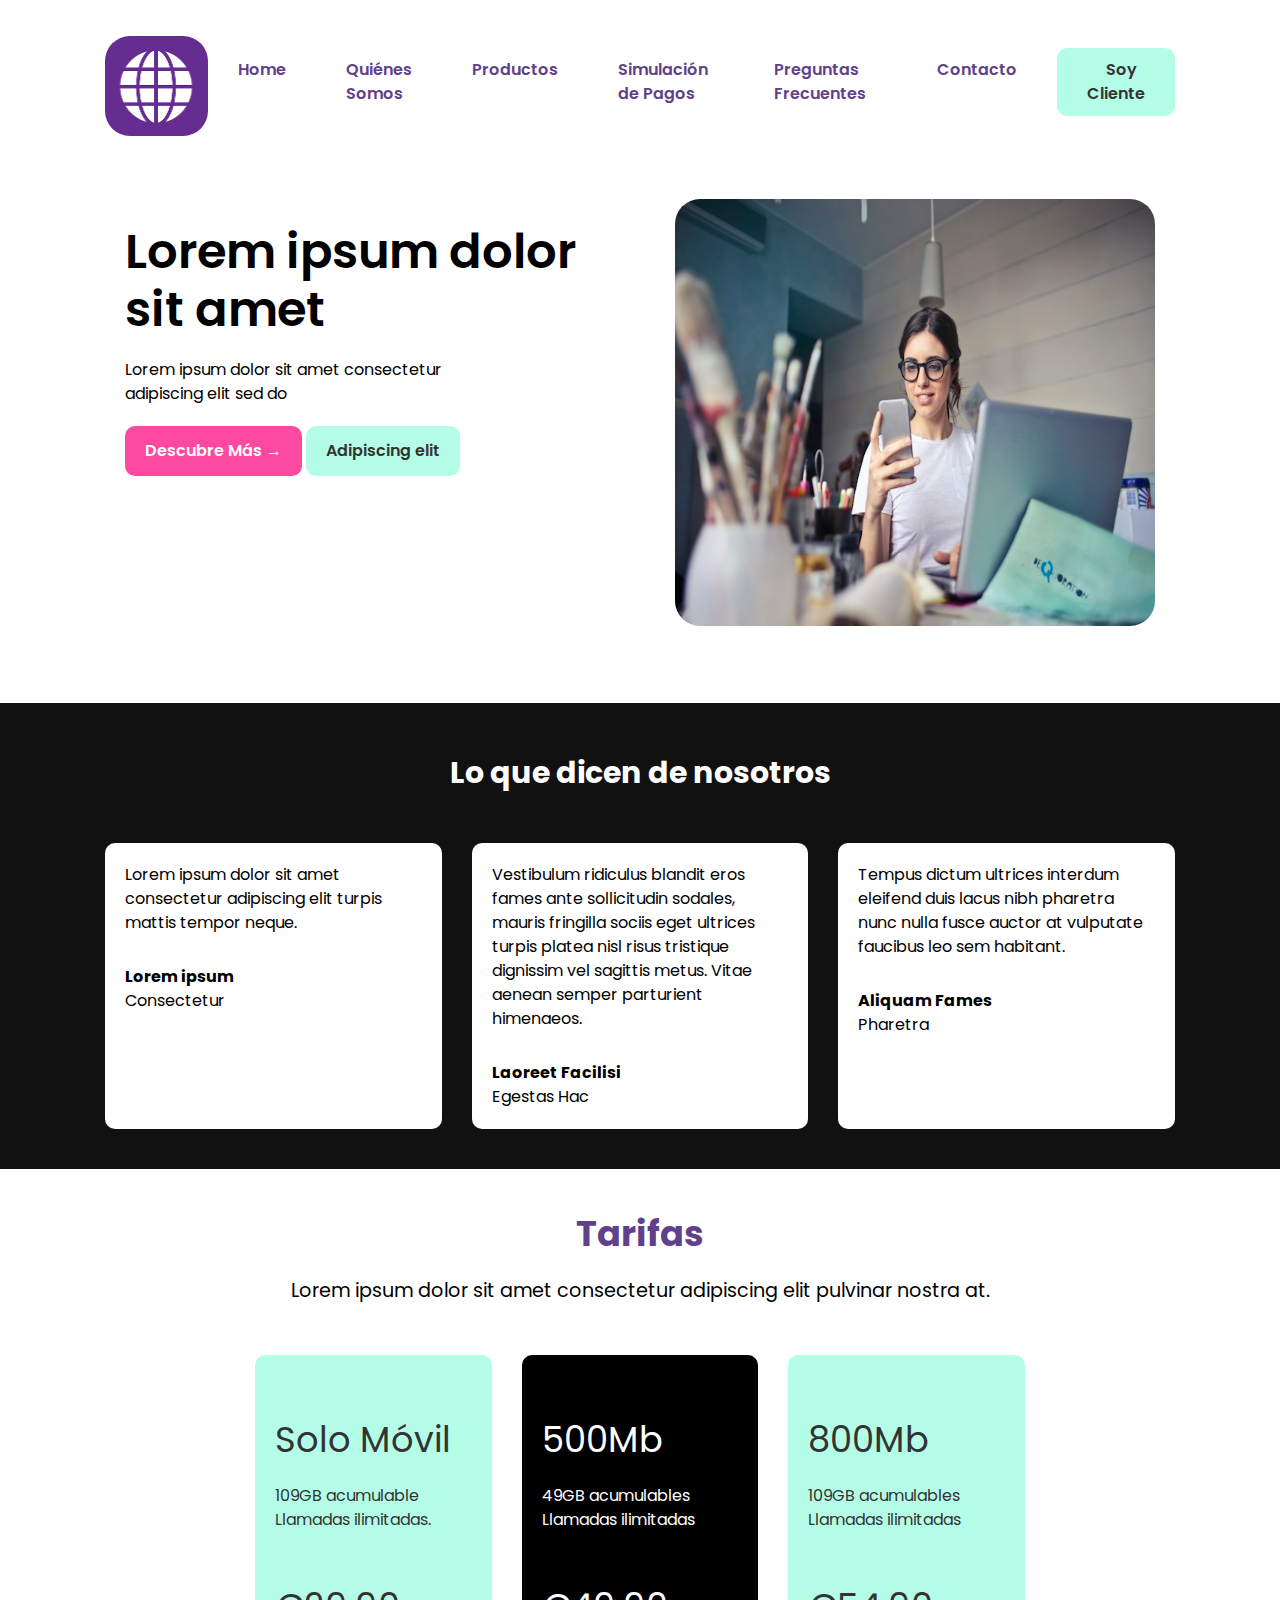
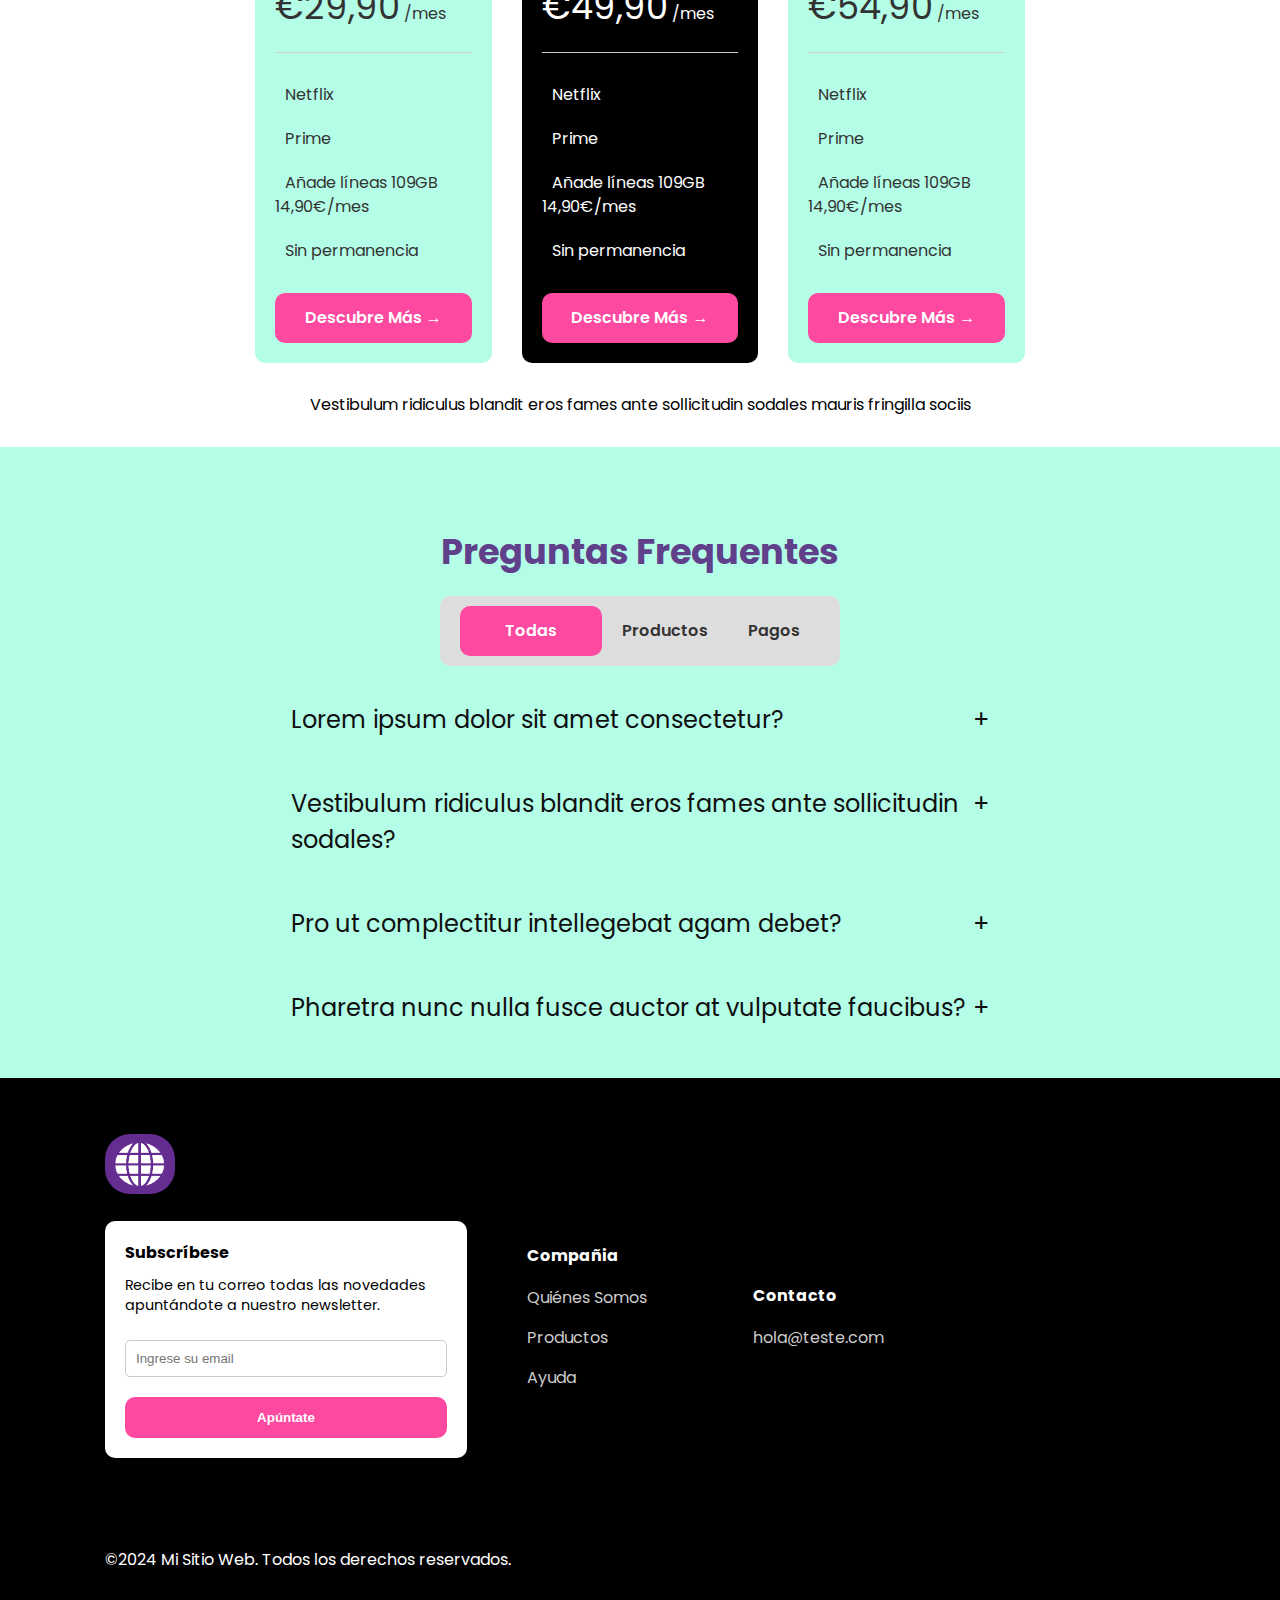
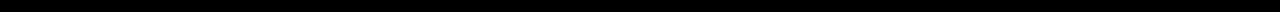
<file: index.html>
<!DOCTYPE html>
<html lang="es">
<head>
    <meta charset="UTF-8" />
    <meta name="viewport" content="width=device-width, initial-scale=1.0" />
    <title>Telefone</title>
    <link rel="preconnect" href="https://fonts.googleapis.com" />
    <link rel="preconnect" href="https://fonts.gstatic.com" crossorigin />
    <link
            href="https://fonts.googleapis.com/css2?family=Poppins:wght@300;400;600;700&display=swap"
            rel="stylesheet"
    />
    <link
            rel="stylesheet"
            href="https://cdnjs.cloudflare.com/ajax/libs/font-awesome/6.4.2/css/all.min.css"
            integrity="sha512-z3gLpd7yknf1YoNbCzqRKc4qyor8gaKU1qmn+CShxbuBusANI9QpRohGBreCFkKxLhei6S9CQXFEbbKuqLg0DA=="
            crossorigin="anonymous"
            referrerpolicy="no-referrer"
    />
    <link rel="stylesheet" href="styles.css" />
</head>
<body>
<nav class="navbar">
    <div class="container">
        <div class="logo">
            <a href="index.html">
                <img src="images/logo.png" alt="logo"  width="130px" height="100px"/>
            </a>
        </div>

        <div class="main-menu">
            <ul>
                <li>
                    <a href="index.html">Home</a>
                </li>
                <li>
                    <a href="about.html">Qui&eacute;nes Somos</a>
                </li>
                <li>
                    <a href="products.html">Productos</a>
                </li>
                <li>
                    <a href="prices.html">Simulaci&oacute;n de Pagos</a>
                </li>
                <li>
                    <a href="faq.html">Preguntas Frecuentes</a>
                </li>
                <li>
                    <a href="contact.html">Contacto</a>
                </li>
                <li>
                    <a class="btn" href="#"> <i class="fas fa-user"></i>Soy Cliente</a>
                </li>
            </ul>
        </div>
        <!-- Hamburger Button -->
        <button class="hamburger-button">
            <div class="hamburger-line"></div>
            <div class="hamburger-line"></div>
            <div class="hamburger-line"></div>
            <div class="hamburger-line"></div>
            <div class="hamburger-line"></div>
            <div class="hamburger-line"></div>
        </button>
        <div class="mobile-menu">
            <ul>
                <li>
                    <a href="index.html">Home</a>
                </li>
                <li>
                    <a href="about.html">Qui&eacute;nes Somos</a>
                </li>
                <li>
                    <a href="products.html">Productos</a>
                </li>
                <li>
                    <a href="prices.html">Simulaci&oacute;n de Pagos</a>
                </li>
                <li>
                    <a href="faq.html">Preguntas Frecuentes</a>
                </li>
                <li>
                    <a href="contact.html">Contacto</a>
                </li>
                <li>
                    <a class="btn" href="#"> <i class="fas fa-user"></i>Soy Cliente</a>
                </li>
            </ul>
        </div>
    </div>
</nav>

<!-- Hero -->
<section class="hero">
    <div class="container">
        <div class="hero-grid">
            <div class="card">
            <h1 class="hero-heading text-xxl">
                Lorem ipsum dolor <br>sit amet</h1>
            <p class="hero-text">
                Lorem ipsum dolor sit amet consectetur
                adipiscing elit sed do</p>
                    <a href="products.html" class="btn btn-primary">Descubre M&aacute;s &#8594;</a>
                    <a href="#" class="btn"
                    ><i class="fas fa-laptop"></i>Adipiscing elit</a>
                </div>
            <div class="card">
                <img src="images/hero.jpg" alt="libreria"width="640px" height="427px">
                </div>
        </div>
    </div>
</section>

<!-- Testimonials -->
<section class="testimonials bg-dark">
    <div class="container">
        <h3 class="testimonials-heading text-xl">
            Lo que dicen de nosotros
        </h3>
        <div class="testimonials-grid">
            <div class="card">
                <p>
                    Lorem ipsum dolor sit amet consectetur adipiscing
                    elit turpis mattis tempor neque.
                </p>

                <p>Lorem ipsum </p>
                <p>Consectetur</p>
            </div>

            <div class="card">
                <p>
                    Vestibulum ridiculus blandit eros fames ante sollicitudin
                    sodales, mauris fringilla sociis eget ultrices turpis platea
                    nisl risus tristique dignissim vel sagittis metus. Vitae
                    aenean semper parturient himenaeos.
                </p>

                <p> Laoreet Facilisi</p>
                <p>Egestas Hac</p>
            </div>

            <div class="card">
                <p>
                    Tempus dictum ultrices interdum eleifend duis lacus nibh
                    pharetra nunc nulla fusce auctor at vulputate faucibus
                    leo sem habitant.
                </p>

                <p>Aliquam Fames</p>
                <p>Pharetra</p>
            </div>
        </div>
    </div>
</section>

<!-- Price -->
<section class="pricing">
    <div class="container-sm">
        <h3 class="pricing-heading text-xl text-center">Tarifas</h3>
        <p class="pricing-subheading text-md text-center">
            Lorem ipsum dolor sit amet consectetur adipiscing elit
            pulvinar nostra at.
        </p>
        <div class="pricing-grid">
            <!-- Pricing Card 1 -->
            <div class="card bg-light">
                <div class="pricing-card-header">
                    <h4 class="pricing-heading text-xl">Solo M&oacute;vil</h4>
                    <p class="pricing-card-subheading">
                        109GB acumulable
                        Llamadas ilimitadas.
                    </p>
                    <p class="pricing-card-price">
                        <span class="text-xl">&euro;29,90</span> /mes
                    </p>
                </div>
                <div class="pricing-card-body">
                    <ul>
                        <li><i class="fas fa-check"></i> Netflix</li>
                        <li><i class="fas fa-check"></i>Prime</li>
                        <li><i class="fas fa-check"></i>A&ntilde;ade l&iacute;neas 109GB 14,90&euro;/mes</li>
                        <li><i class="fas fa-check"></i>Sin permanencia</li>
                    </ul>
                    <a href="#" class="btn btn-primary btn-block">Descubre M&aacute;s &#8594;</a>
                </div>
            </div>
            <!-- Pricing Card 2 -->
            <div class="card bg-black">
                <div class="pricing-card-header">
                    <h4 class="pricing-card-heading text-xl">500Mb</h4>
                    <p class="pricing-card-subheading">
                        49GB acumulables
                        Llamadas ilimitadas
                    </p>
                    <p class="pricing-card-price">
                        <span class="text-xl">&euro;49,90</span> /mes
                    </p>
                </div>
                <div class="pricing-card-body">
                        <ul>
                        <li><i class="fas fa-check"></i> Netflix</li>
                        <li><i class="fas fa-check"></i>Prime</li>
                        <li><i class="fas fa-check"></i>A&ntilde;ade l&iacute;neas 109GB 14,90&euro;/mes</li>
                        <li><i class="fas fa-check"></i>Sin permanencia</li>
                    </ul>
                    <a href="#" class="btn btn-primary btn-block">Descubre M&aacute;s &#8594;</a>
                </div>
            </div>
            <!-- Pricing Card 3 -->
            <div class="card bg-light">
                <div class="pricing-card-header">
                    <h4 class="pricing-heading text-xl">800Mb</h4>
                    <p class="pricing-card-subheading">
                        109GB acumulables
                        Llamadas ilimitadas
                    </p>
                    <p class="pricing-card-price">
                        <span class="text-xl">&euro;54,90</span> /mes
                    </p>
                </div>
                <div class="pricing-card-body">
                    <ul>
                        <li><i class="fas fa-check"></i> Netflix</li>
                        <li><i class="fas fa-check"></i>Prime</li>
                        <li><i class="fas fa-check"></i>A&ntilde;ade l&iacute;neas 109GB 14,90&euro;/mes</li>
                        <li><i class="fas fa-check"></i>Sin permanencia</li>
                    </ul>
                    <a href="#" class="btn btn-primary btn-block">Descubre M&aacute;s &#8594;</a>
                </div>
            </div>

        </div>
        <p class="pricing-footer text-center">
            Vestibulum ridiculus blandit eros fames ante sollicitudin sodales
            mauris fringilla sociis
        </p>
    </div>

</section>

<!-- FAQ -->
<section class="faq bg-light">
    <div class="container-sm">
        <h3 class="text-xl text-center">Preguntas Frequentes</h3>
        <ul class="faq-menu">
            <a href="faq.html" class="btn btn-primary btn-block">Todas</a>
            <li>Productos</li>
            <li>Pagos</li>
        </ul>
        <div class="container">
            <details>
                <summary>Lorem ipsum dolor sit amet consectetur?</summary>
                <div>
                    Pro ut complectitur intellegebat, agam debet paulo.
                </div>
            </details>
            <details>
                <summary>Vestibulum ridiculus blandit eros fames ante sollicitudin sodales?</summary>
                <div>
                    Mauris fringilla sociis pro ut complectitur intellegebat agam debet paulo.
                </div>
            </details>
            <details>
                <summary>Pro ut complectitur intellegebat agam debet?</summary>
                <div>
                    Tempus dictum ultrices interdum eleifend duis lacus nibh.
                </div>
            </details>
            <details>
                <summary>Pharetra nunc nulla fusce auctor at vulputate faucibus?</summary>
                <div>
                    Pro ut complectitur intellegebat, agam debet paulo.
                </div>
            </details>
        </div>
    </div>
</section>

<!-- Footer -->
<footer class="footer bg-black">
    <div class="container">
        <div class="footer-grid">
            <div>
                <a href="index.html">
                    <img src="images/logo.png" alt="logo" width="70px" height="60px" />
                </a>

                <div class="card">
                    <h4>Subscr&iacute;bese</h4>
                    <p class="text-sm">
                        Recibe en tu correo todas las novedades apunt&aacute;ndote
                        a nuestro newsletter.
                    </p>
                    <form>
                        <input type="email" id="email" placeholder="Ingrese su email"
                               pattern="[a-z0-9._%+\-]+@[a-z0-9.\-]+\.[a-z]{2,}$"/>
                        <button type="submit" class="btn btn-primary btn-block">
                            Ap&uacute;ntate
                        </button>
                    </form>
                </div>
                <i class="fab fa-facebook"></i>
                <i class="fab fa-twitter"></i>
                <i class="fab fa-instagram"></i>
                <i class="fab fa-youtube"></i>
            </div>
            <div>
                <h4>Compa&ntilde;ia</h4>
                <ul>
                    <li><a href="about.html">Qui&eacute;nes Somos</a></li>
                    <li><a href="products.html">Productos</a></li>
                    <li><a href="faq.html">Ayuda</a></li>
                </ul>
            </div>


            <div>
                <h4>Contacto</h4>
                <ul>
                    <li>
                        <a href="#">hola@teste.com</a>
                    </li>
                </ul>
            </div>
        </div>
        <br>
        <p>&copy;2024 Mi Sitio Web. Todos los derechos reservados.</p>
    </div>
</footer>
</body>
</html>
</file>
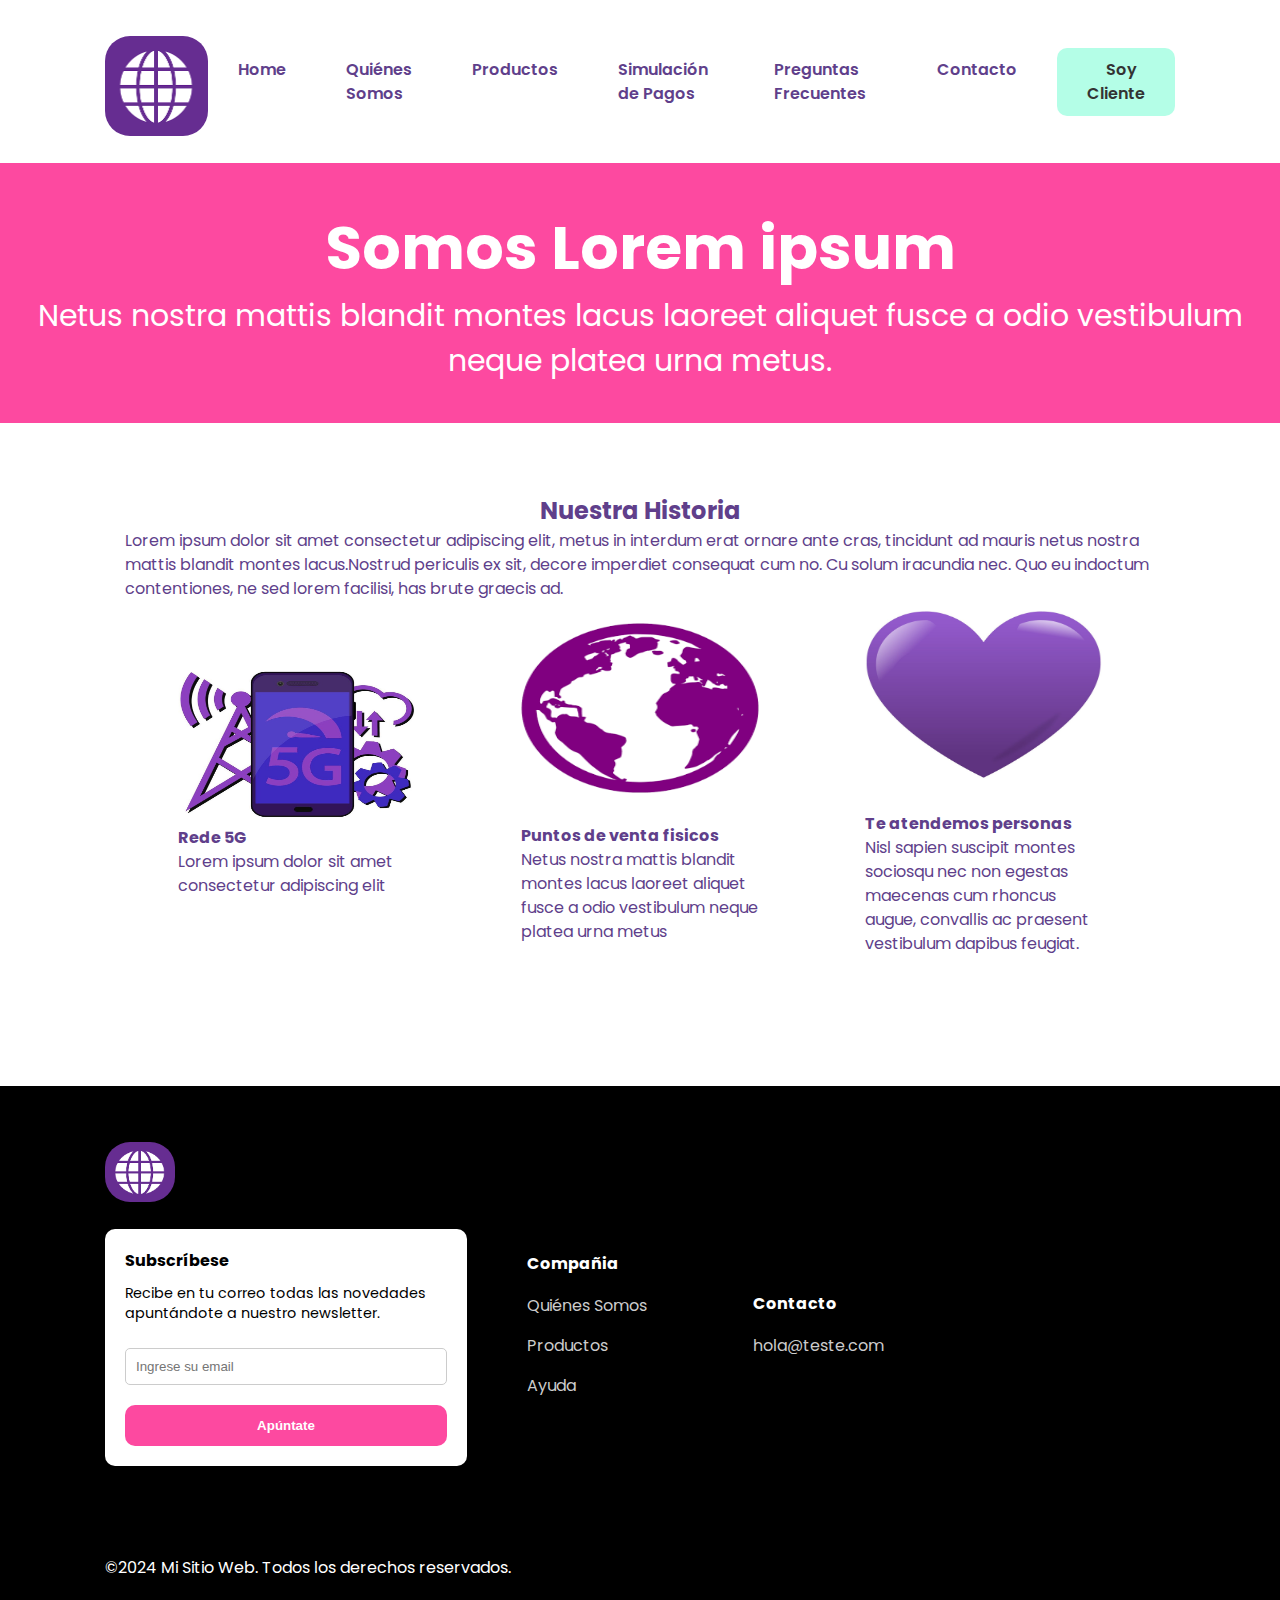
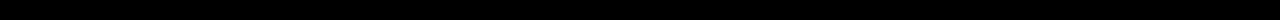
<file: about.html>
<!DOCTYPE html>
<html lang="es">
<head>
    <meta charset="UTF-8" />
    <meta name="viewport" content="width=device-width, initial-scale=1.0" />
    <title>Telefone</title>
    <link rel="preconnect" href="https://fonts.googleapis.com" />
    <link rel="preconnect" href="https://fonts.gstatic.com" crossorigin />
    <link
            href="https://fonts.googleapis.com/css2?family=Poppins:wght@300;400;600;700&display=swap"
            rel="stylesheet"
    />
    <link
            rel="stylesheet"
            href="https://cdnjs.cloudflare.com/ajax/libs/font-awesome/6.4.2/css/all.min.css"
            integrity="sha512-z3gLpd7yknf1YoNbCzqRKc4qyor8gaKU1qmn+CShxbuBusANI9QpRohGBreCFkKxLhei6S9CQXFEbbKuqLg0DA=="
            crossorigin="anonymous"
            referrerpolicy="no-referrer"
    />
    <link rel="stylesheet" href="styles.css" />
   </head>
<body>
<nav class="navbar">
    <div class="container">
        <div class="logo">
            <a href="index.html">
                <img src="images/logo.png" alt="logo"  width="130px" height="100px"/>
            </a>
        </div>

        <div class="main-menu">
            <ul>
                <li>
                    <a href="index.html">Home</a>
                </li>
                <li>
                    <a href="about.html">Qui&eacute;nes Somos</a>
                </li>
                <li>
                    <a href="products.html">Productos</a>
                </li>
                <li>
                    <a href="prices.html">Simulaci&oacute;n de Pagos</a>
                </li>
                <li>
                    <a href="faq.html">Preguntas Frecuentes</a>
                </li>
                <li>
                    <a href="contact.html">Contacto</a>
                </li>
                <li>
                    <a class="btn" href="#"> <i class="fas fa-user"></i>Soy Cliente</a>
                </li>
            </ul>
        </div>
        <!-- Hamburger Button -->
        <button class="hamburger-button">
            <div class="hamburger-line"></div>
            <div class="hamburger-line"></div>
            <div class="hamburger-line"></div>
            <div class="hamburger-line"></div>
            <div class="hamburger-line"></div>
            <div class="hamburger-line"></div>
        </button>
        <div class="mobile-menu">
            <ul>
                <li>
                    <a href="index.html">Home</a>
                </li>
                <li>
                    <a href="about.html">Qui&eacute;nes Somos</a>
                </li>
                <li>
                    <a href="products.html">Productos</a>
                </li>
                <li>
                    <a href="prices.html">Simulaci&oacute;n de Pagos</a>
                </li>
                <li>
                    <a href="faq.html">Preguntas Frecuentes</a>
                </li>
                <li>
                    <a href="contact.html">Contacto</a>
                </li>
                <li>
                    <a class="btn" href="#"> <i class="fas fa-user"></i>Soy Cliente</a>
                </li>
            </ul>
        </div>
    </div>
</nav>

<!------about--->

<div class="about">
    <h1>Somos Lorem ipsum </h1>
    <p>Netus nostra mattis blandit montes lacus laoreet aliquet fusce
        a odio vestibulum neque platea urna metus. </p>
</div>
<div class = "categories">
    <div class ="small-container">
        <h2 class = "title">Nuestra Historia</h2>
        <p>Lorem ipsum dolor sit amet consectetur adipiscing elit, metus in
            interdum erat ornare ante cras, tincidunt ad mauris netus nostra
            mattis blandit montes lacus.Nostrud periculis ex sit, decore imperdiet
            consequat cum no. Cu solum iracundia nec. Quo eu indoctum contentiones,
            ne sed lorem facilisi, has brute graecis ad. </p>
        <div class="row">
            <div class="col-3">
                <img src="images/rede.jpg" alt="rede" width="50px" height="150px">
                <h4>Rede 5G</h4>
                <p>Lorem ipsum dolor sit amet consectetur adipiscing elit</p>
            </div>
            <div class="col-3">
                <img src="images/world.png" alt="mundo "width="50px" height="170px">
                <br>
                <br>
                <h4>Puntos de venta fisicos</h4>
                <p>Netus nostra mattis blandit montes lacus laoreet aliquet fusce a
                    odio vestibulum neque platea urna metus</p>
            </div>
            <div class="col-3">
                <img src="images/heart.jpg" alt="heart" width="50px" height="170px">
                <br>
                <br>
                <h4>Te atendemos personas</h4>
                <p>Nisl sapien suscipit montes sociosqu nec non egestas maecenas cum
                    rhoncus augue, convallis ac praesent vestibulum dapibus feugiat.</p>
            </div>
        </div>
    </div>
</div>



<!-- Footer -->
<footer class="footer bg-black">
    <div class="container">
        <div class="footer-grid">
            <div>
                <a href="index.html">
                    <img src="images/logo.png" alt="logo" width="70px" height="60px" />
                </a>

                <div class="card">
                    <h4>Subscr&iacute;bese</h4>
                    <p class="text-sm">
                        Recibe en tu correo todas las novedades apunt&aacute;ndote
                        a nuestro newsletter.
                    </p>
                    <form>
                        <input type="email" id="email" placeholder="Ingrese su email"
                               pattern="[a-z0-9._%+\-]+@[a-z0-9.\-]+\.[a-z]{2,}$"/>
                        <button type="submit" class="btn btn-primary btn-block">
                            Ap&uacute;ntate
                        </button>
                    </form>
                </div>
                <i class="fab fa-facebook"></i>
                <i class="fab fa-twitter"></i>
                <i class="fab fa-instagram"></i>
                <i class="fab fa-youtube"></i>
            </div>
            <div>
                <h4>Compa&ntilde;ia</h4>
                <ul>
                    <li><a href="about.html">Qui&eacute;nes Somos</a></li>
                    <li><a href="products.html">Productos</a></li>
                    <li><a href="faq.html">Ayuda</a></li>
                </ul>
            </div>


            <div>
                <h4>Contacto</h4>
                <ul>
                    <li>
                        <a href="#">hola@teste.com</a>
                    </li>
                </ul>
            </div>
        </div>
        <br>
        <p>&copy;2024 Mi Sitio Web. Todos los derechos reservados.</p>
    </div>
</footer>
</body>
</html>
</file>
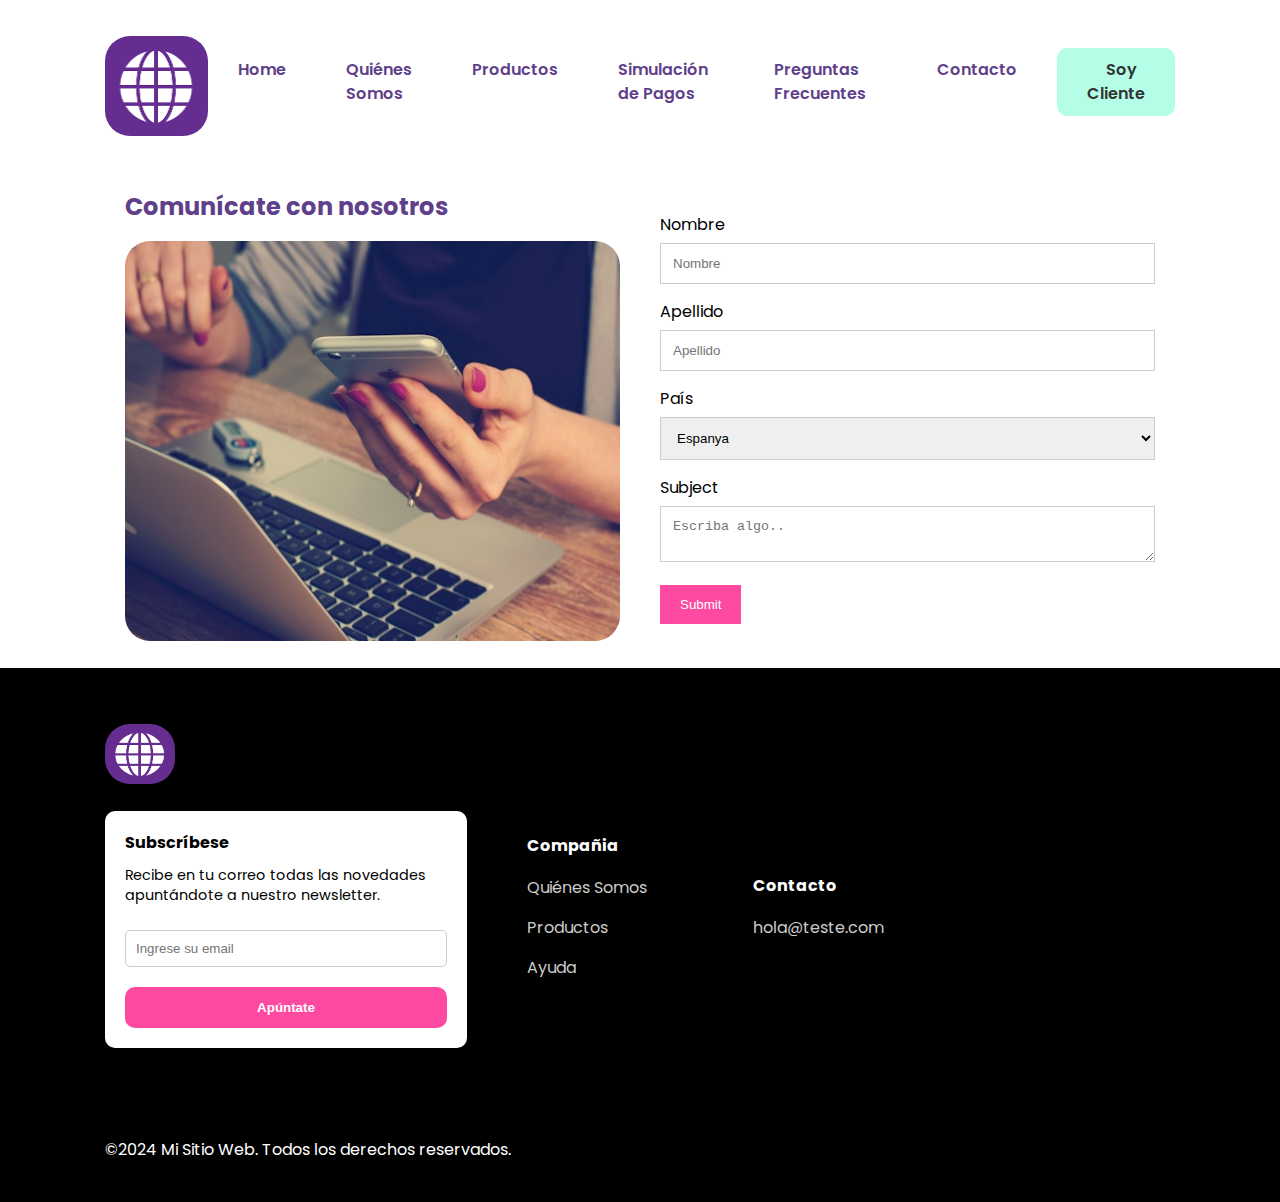
<file: contact.html>
<!DOCTYPE html>
<html lang="es">
<head>
    <meta charset="UTF-8" />
    <meta name="viewport" content="width=device-width, initial-scale=1.0" />
    <title>Telefone</title>
    <link rel="preconnect" href="https://fonts.googleapis.com" />
    <link rel="preconnect" href="https://fonts.gstatic.com" crossorigin />
    <link
            href="https://fonts.googleapis.com/css2?family=Poppins:wght@300;400;600;700&display=swap"
            rel="stylesheet"
    />
    <link
            rel="stylesheet"
            href="https://cdnjs.cloudflare.com/ajax/libs/font-awesome/6.4.2/css/all.min.css"
            integrity="sha512-z3gLpd7yknf1YoNbCzqRKc4qyor8gaKU1qmn+CShxbuBusANI9QpRohGBreCFkKxLhei6S9CQXFEbbKuqLg0DA=="
            crossorigin="anonymous"
            referrerpolicy="no-referrer"
    />
    <link rel="stylesheet" href="styles.css" />
    </head>
<body>
<nav class="navbar">
    <div class="container">
        <div class="logo">
            <a href="index.html">
                <img src="images/logo.png" alt="logo"  width="130px" height="100px"/>
            </a>
        </div>

        <div class="main-menu">
            <ul>
                <li>
                    <a href="index.html">Home</a>
                </li>
                <li>
                    <a href="about.html">Qui&eacute;nes Somos</a>
                </li>
                <li>
                    <a href="products.html">Productos</a>
                </li>
                <li>
                    <a href="prices.html">Simulaci&oacute;n de Pagos</a>
                </li>
                <li>
                    <a href="faq.html">Preguntas Frecuentes</a>
                </li>
                <li>
                    <a href="contact.html">Contacto</a>
                </li>
                <li>
                    <a class="btn" href="#"> <i class="fas fa-user"></i>Soy Cliente</a>
                </li>
            </ul>
        </div>
        <!-- Hamburger Button -->
        <button class="hamburger-button">
            <div class="hamburger-line"></div>
            <div class="hamburger-line"></div>
            <div class="hamburger-line"></div>
            <div class="hamburger-line"></div>
            <div class="hamburger-line"></div>
            <div class="hamburger-line"></div>
        </button>
        <div class="mobile-menu">
            <ul>
                <li>
                    <a href="index.html">Home</a>
                </li>
                <li>
                    <a href="about.html">Qui&eacute;nes Somos</a>
                </li>
                <li>
                    <a href="products.html">Productos</a>
                </li>
                <li>
                    <a href="prices.html">Simulaci&oacute;n de Pagos</a>
                </li>
                <li>
                    <a href="faq.html">Preguntas Frecuentes</a>
                </li>
                <li>
                    <a href="contact.html">Contacto</a>
                </li>
                <li>
                    <a class="btn" href="#"> <i class="fas fa-user"></i>Soy Cliente</a>
                </li>
            </ul>
        </div>
    </div>
</nav>


<div class="container">

        <div class="row">
            <div class="column">
                <h2>Comun&iacute;cate con nosotros</h2>
                <img src="images/contact.jpg" alt="contact"  width="500px" height="400px">
                </div>
            <div class="column">
                <form action="/action_page.php">
                    <label for="fname">Nombre</label>
                    <input type="text" id="fname" name="firstname" placeholder="Nombre">
                    <label for="lname">Apellido</label>
                    <input type="text" id="lname" name="lastname" placeholder="Apellido">
                    <label for="country">País</label>
                    <select id="country" name="country">
                        <option value="Spain">Espanya</option>
                        <option value="Germany">Alemanya</option>
                        <option value="France">Francia</option>
                    </select>
                    <label for="subject">Subject</label>
                    <textarea id="subject" name="subject" placeholder="Escriba algo.." ></textarea>
                    <input type="submit" value="Submit">
                </form>
            </div>
        </div>
    </div>



<!-- Footer -->
<footer class="footer bg-black">
    <div class="container">
        <div class="footer-grid">
            <div>
                <a href="index.html">
                    <img src="images/logo.png" alt="logo" width="70px" height="60px" />
                </a>

                <div class="card">
                    <h4>Subscr&iacute;bese</h4>
                    <p class="text-sm">
                        Recibe en tu correo todas las novedades apunt&aacute;ndote
                        a nuestro newsletter.
                    </p>
                    <form>
                        <input type="email" id="email" placeholder="Ingrese su email"
                               pattern="[a-z0-9._%+\-]+@[a-z0-9.\-]+\.[a-z]{2,}$"/>
                        <button type="submit" class="btn btn-primary btn-block">
                            Ap&uacute;ntate
                        </button>
                    </form>
                </div>
                <i class="fab fa-facebook"></i>
                <i class="fab fa-twitter"></i>
                <i class="fab fa-instagram"></i>
                <i class="fab fa-youtube"></i>
            </div>
            <div>
                <h4>Compa&ntilde;ia</h4>
                <ul>
                    <li><a href="about.html">Qui&eacute;nes Somos</a></li>
                    <li><a href="products.html">Productos</a></li>
                    <li><a href="faq.html">Ayuda</a></li>
                </ul>
            </div>


            <div>
                <h4>Contacto</h4>
                <ul>
                    <li>
                        <a href="#">hola@teste.com</a>
                    </li>
                </ul>
            </div>
        </div>
        <br>
        <p>&copy;2024 Mi Sitio Web. Todos los derechos reservados.</p>
    </div>
</footer>
</body>
</html>
</file>
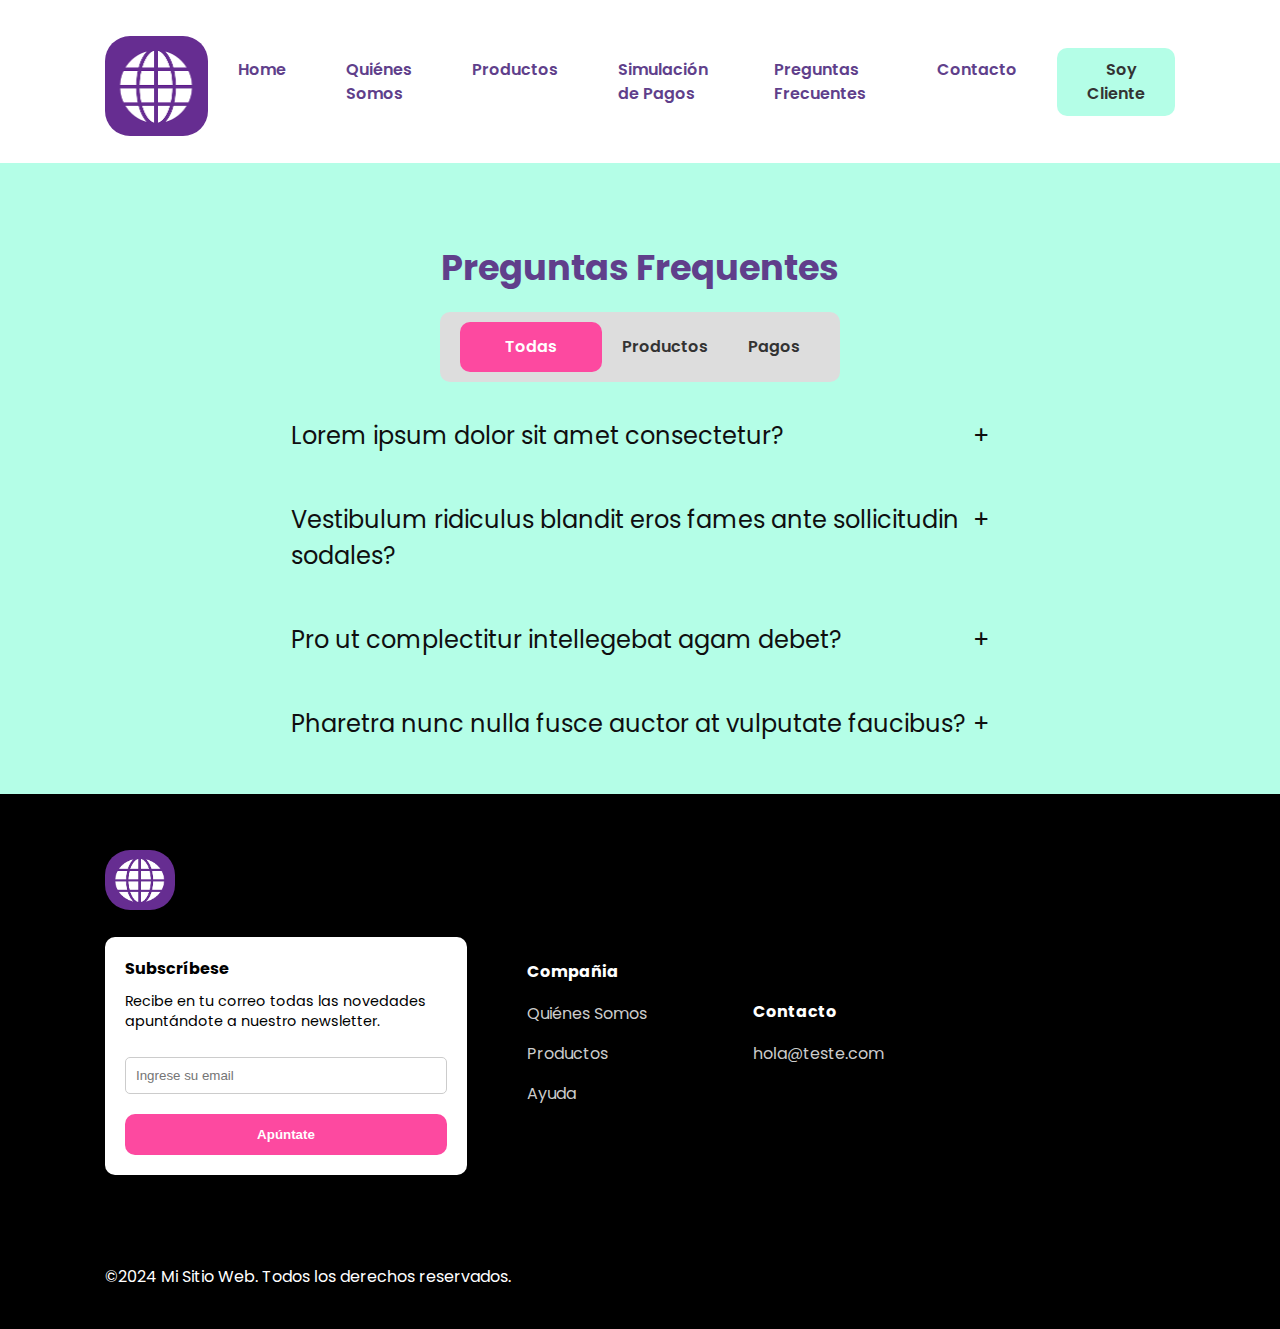
<file: faq.html>
<!DOCTYPE html>
<html lang="es">
<head>
  <meta charset="UTF-8" />
  <meta name="viewport" content="width=device-width, initial-scale=1.0" />
  <title>Telefone</title>
  <link rel="preconnect" href="https://fonts.googleapis.com" />
  <link rel="preconnect" href="https://fonts.gstatic.com" crossorigin />
  <link
          href="https://fonts.googleapis.com/css2?family=Poppins:wght@300;400;600;700&display=swap"
          rel="stylesheet"
  />
  <link
          rel="stylesheet"
          href="https://cdnjs.cloudflare.com/ajax/libs/font-awesome/6.4.2/css/all.min.css"
          integrity="sha512-z3gLpd7yknf1YoNbCzqRKc4qyor8gaKU1qmn+CShxbuBusANI9QpRohGBreCFkKxLhei6S9CQXFEbbKuqLg0DA=="
          crossorigin="anonymous"
          referrerpolicy="no-referrer"
  />
  <link rel="stylesheet" href="styles.css" />
 </head>
<body>
<nav class="navbar">
  <div class="container">
    <div class="logo">
      <a href="index.html">
        <img src="images/logo.png" alt="logo"  width="130px" height="100px"/>
      </a>
    </div>

    <div class="main-menu">
      <ul>
        <li>
          <a href="index.html">Home</a>
        </li>
        <li>
          <a href="about.html">Qui&eacute;nes Somos</a>
        </li>
        <li>
          <a href="products.html">Productos</a>
        </li>
        <li>
          <a href="prices.html">Simulaci&oacute;n de Pagos</a>
        </li>
        <li>
          <a href="faq.html">Preguntas Frecuentes</a>
        </li>
        <li>
          <a href="contact.html">Contacto</a>
        </li>
        <li>
          <a class="btn" href="#"> <i class="fas fa-user"></i>Soy Cliente</a>
        </li>
      </ul>
    </div>
    <!-- Hamburger Button -->
    <button class="hamburger-button">
      <div class="hamburger-line"></div>
      <div class="hamburger-line"></div>
      <div class="hamburger-line"></div>
      <div class="hamburger-line"></div>
      <div class="hamburger-line"></div>
      <div class="hamburger-line"></div>
    </button>
    <div class="mobile-menu">
      <ul>
        <li>
          <a href="index.html">Home</a>
        </li>
        <li>
          <a href="about.html">Qui&eacute;nes Somos</a>
        </li>
        <li>
          <a href="products.html">Productos</a>
        </li>
        <li>
          <a href="prices.html">Simulaci&oacute;n de Pagos</a>
        </li>
        <li>
          <a href="faq.html">Preguntas Frecuentes</a>
        </li>
        <li>
          <a href="contact.html">Contacto</a>
        </li>
        <li>
          <a class="btn" href="#"> <i class="fas fa-user"></i>Soy Cliente</a>
        </li>
      </ul>
    </div>
  </div>
</nav>

<!-------faq----->

<section class="faq bg-light">
      <div class="container-sm">
      <h3 class="text-xl text-center">Preguntas Frequentes</h3>
      <ul class="faq-menu">
        <a href="faq.html" class="btn btn-primary btn-block">Todas</a>
        <li>Productos</li>
        <li>Pagos</li>
      </ul>
<div class="container">
   <details>
    <summary>Lorem ipsum dolor sit amet consectetur?</summary>
    <div>
      Pro ut complectitur intellegebat, agam debet paulo.
    </div>
       </details>
  <details>
    <summary>Vestibulum ridiculus blandit eros fames ante sollicitudin sodales?</summary>
    <div>
      Mauris fringilla sociis pro ut complectitur intellegebat agam debet paulo.
    </div>
  </details>
  <details>
    <summary>Pro ut complectitur intellegebat agam debet?</summary>
    <div>
      Tempus dictum ultrices interdum eleifend duis lacus nibh.
    </div>
  </details>
  <details>
    <summary>Pharetra nunc nulla fusce auctor at vulputate faucibus?</summary>
    <div>
      Pro ut complectitur intellegebat, agam debet paulo.
    </div>
  </details>
</div>
      </div>
</section>

<!-- Footer -->
<footer class="footer bg-black">
  <div class="container">
    <div class="footer-grid">
      <div>
        <a href="index.html">
          <img src="images/logo.png" alt="logo" width="70px" height="60px" />
        </a>

        <div class="card">
          <h4>Subscr&iacute;bese</h4>
          <p class="text-sm">
            Recibe en tu correo todas las novedades apunt&aacute;ndote
            a nuestro newsletter.
          </p>
          <form>
            <input type="email" id="email" placeholder="Ingrese su email"
                   pattern="[a-z0-9._%+\-]+@[a-z0-9.\-]+\.[a-z]{2,}$"/>
            <button type="submit" class="btn btn-primary btn-block">
              Ap&uacute;ntate
            </button>
          </form>
        </div>
        <i class="fab fa-facebook"></i>
        <i class="fab fa-twitter"></i>
        <i class="fab fa-instagram"></i>
        <i class="fab fa-youtube"></i>
      </div>
      <div>
        <h4>Compa&ntilde;ia</h4>
        <ul>
          <li><a href="about.html">Qui&eacute;nes Somos</a></li>
          <li><a href="products.html">Productos</a></li>
          <li><a href="faq.html">Ayuda</a></li>
        </ul>
      </div>


      <div>
        <h4>Contacto</h4>
        <ul>
          <li>
            <a href="#">hola@teste.com</a>
          </li>
        </ul>
      </div>
    </div>
    <br>
    <p>&copy;2024 Mi Sitio Web. Todos los derechos reservados.</p>
  </div>
</footer>
</body>
</html>
</file>
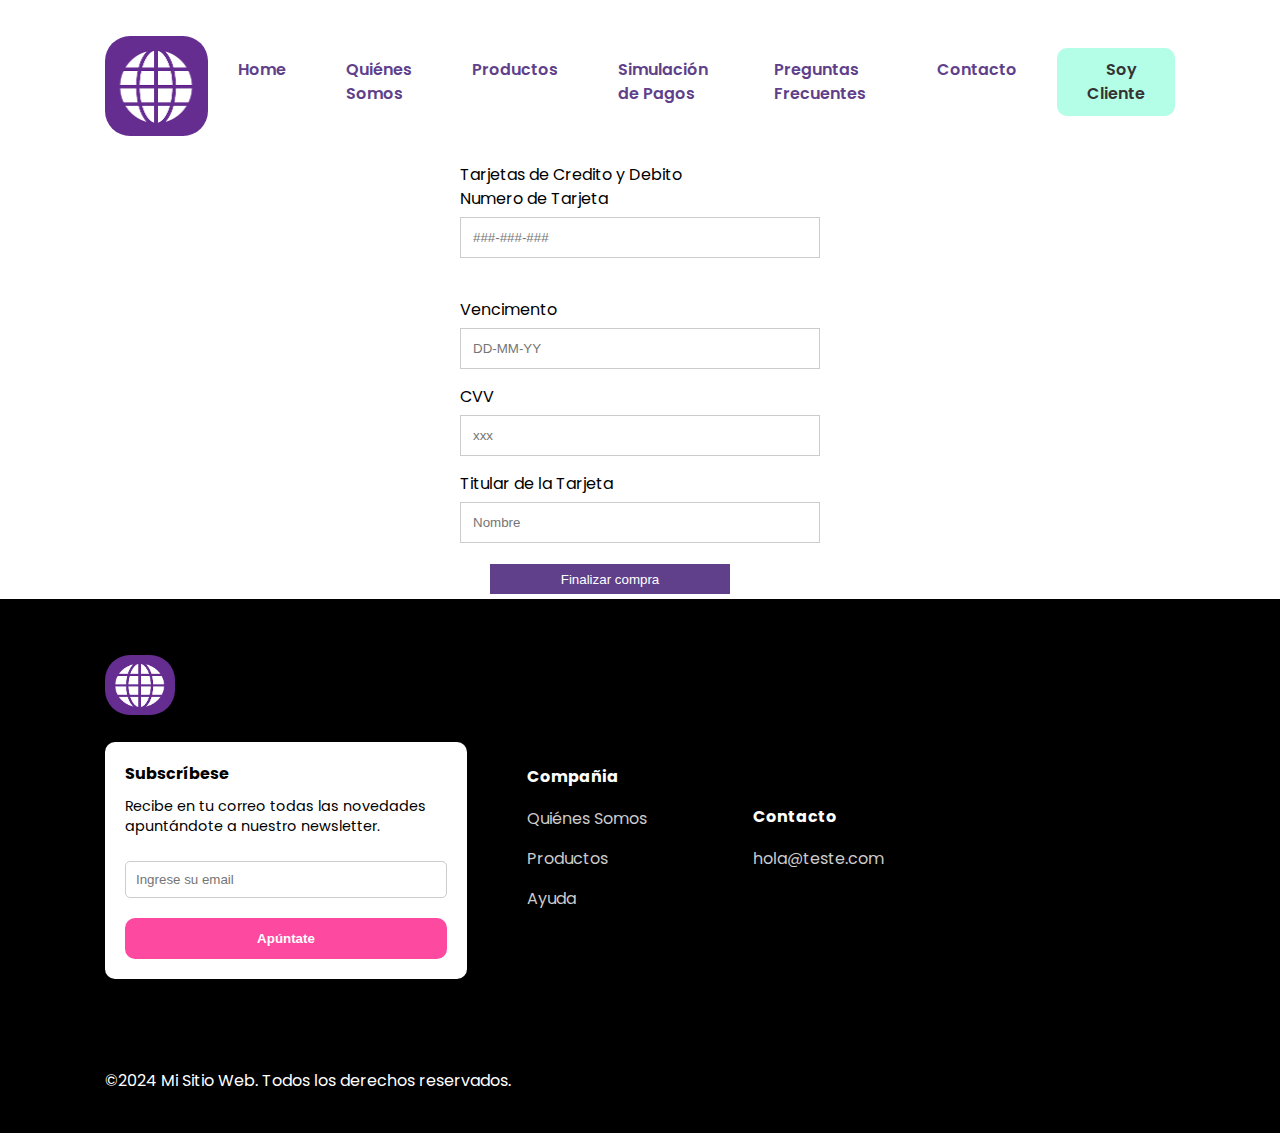
<file: prices.html>
<!DOCTYPE html>
<html lang="es">
<head>
    <meta charset="UTF-8" />
    <meta name="viewport" content="width=device-width, initial-scale=1.0" />
    <title>Telefone</title>
    <link rel="preconnect" href="https://fonts.googleapis.com" />
    <link rel="preconnect" href="https://fonts.gstatic.com" crossorigin />
    <link
            href="https://fonts.googleapis.com/css2?family=Poppins:wght@300;400;600;700&display=swap"
            rel="stylesheet"
    />
    <link
            rel="stylesheet"
            href="https://cdnjs.cloudflare.com/ajax/libs/font-awesome/6.4.2/css/all.min.css"
            integrity="sha512-z3gLpd7yknf1YoNbCzqRKc4qyor8gaKU1qmn+CShxbuBusANI9QpRohGBreCFkKxLhei6S9CQXFEbbKuqLg0DA=="
            crossorigin="anonymous"
            referrerpolicy="no-referrer"
    />
    <link rel="stylesheet" href="styles.css" />
   </head>
<body>
<nav class="navbar">
    <div class="container">
        <div class="logo">
            <a href="index.html">
                <img src="images/logo.png" alt="logo"  width="130px" height="100px"/>
            </a>
        </div>

        <div class="main-menu">
            <ul>
                <li>
                    <a href="index.html">Home</a>
                </li>
                <li>
                    <a href="about.html">Qui&eacute;nes Somos</a>
                </li>
                <li>
                    <a href="products.html">Productos</a>
                </li>
                <li>
                    <a href="prices.html">Simulaci&oacute;n de Pagos</a>
                </li>
                <li>
                    <a href="faq.html">Preguntas Frecuentes</a>
                </li>
                <li>
                    <a href="contact.html">Contacto</a>
                </li>
                <li>
                    <a class="btn" href="#"> <i class="fas fa-user"></i>Soy Cliente</a>
                </li>
            </ul>
        </div>
        <!-- Hamburger Button -->
        <button class="hamburger-button">
            <div class="hamburger-line"></div>
            <div class="hamburger-line"></div>
            <div class="hamburger-line"></div>
            <div class="hamburger-line"></div>
            <div class="hamburger-line"></div>
            <div class="hamburger-line"></div>
        </button>
        <div class="mobile-menu">
            <ul>
                <li>
                    <a href="index.html">Home</a>
                </li>
                <li>
                    <a href="about.html">Qui&eacute;nes Somos</a>
                </li>
                <li>
                    <a href="products.html">Productos</a>
                </li>
                <li>
                    <a href="prices.html">Simulaci&oacute;n de Pagos</a>
                </li>
                <li>
                    <a href="faq.html">Preguntas Frecuentes</a>
                </li>
                <li>
                    <a href="contact.html">Contacto</a>
                </li>
                <li>
                    <a class="btn" href="#"> <i class="fas fa-user"></i>Soy Cliente</a>
                </li>
            </ul>
        </div>
    </div>
</nav>
<div class="row">
    <div class="col-card-details">
            <p>Tarjetas de Credito y Debito</p>

        <div class="card-number">
            <label> Numero de Tarjeta</label>
            <input type="text" class="card-number-field"
                   placeholder="###-###-###" />
        </div>
        <br />
        <div class="date-number">
            <label> Vencimento </label>
            <input type="text" class="date-number-field"
                   placeholder="DD-MM-YY" />
        </div>

        <div class="cvv-number">
            <label> CVV </label>
            <input type="text" class="cvv-number-field"
                   placeholder="xxx" />
        </div>
        <div class="nameholder-number">
            <label> Titular de la Tarjeta </label>
            <input type="text" class="card-name-field"
                   placeholder="Nombre" />
        </div>
        <button type="submit" class="submit-now-btn">
            Finalizar compra
        </button>
    </div>
</div>


<!-- Footer -->
<footer class="footer bg-black">
    <div class="container">
        <div class="footer-grid">
            <div>
                <a href="index.html">
                    <img src="images/logo.png" alt="logo" width="70px" height="60px" />
                </a>

                <div class="card">
                    <h4>Subscr&iacute;bese</h4>
                    <p class="text-sm">
                        Recibe en tu correo todas las novedades apunt&aacute;ndote
                        a nuestro newsletter.
                    </p>
                    <form>
                        <input type="email" id="email" placeholder="Ingrese su email"
                               pattern="[a-z0-9._%+\-]+@[a-z0-9.\-]+\.[a-z]{2,}$"/>
                        <button type="submit" class="btn btn-primary btn-block">
                            Ap&uacute;ntate
                        </button>
                    </form>
                </div>
                <i class="fab fa-facebook"></i>
                <i class="fab fa-twitter"></i>
                <i class="fab fa-instagram"></i>
                <i class="fab fa-youtube"></i>
            </div>
            <div>
                <h4>Compa&ntilde;ia</h4>
                <ul>
                    <li><a href="about.html">Qui&eacute;nes Somos</a></li>
                    <li><a href="products.html">Productos</a></li>
                    <li><a href="faq.html">Ayuda</a></li>
                </ul>
            </div>


            <div>
                <h4>Contacto</h4>
                <ul>
                    <li>
                        <a href="#">hola@teste.com</a>
                    </li>
                </ul>
            </div>
        </div>
        <br>
        <p>&copy;2024 Mi Sitio Web. Todos los derechos reservados.</p>
    </div>
</footer>
</body>
</html>
</file>
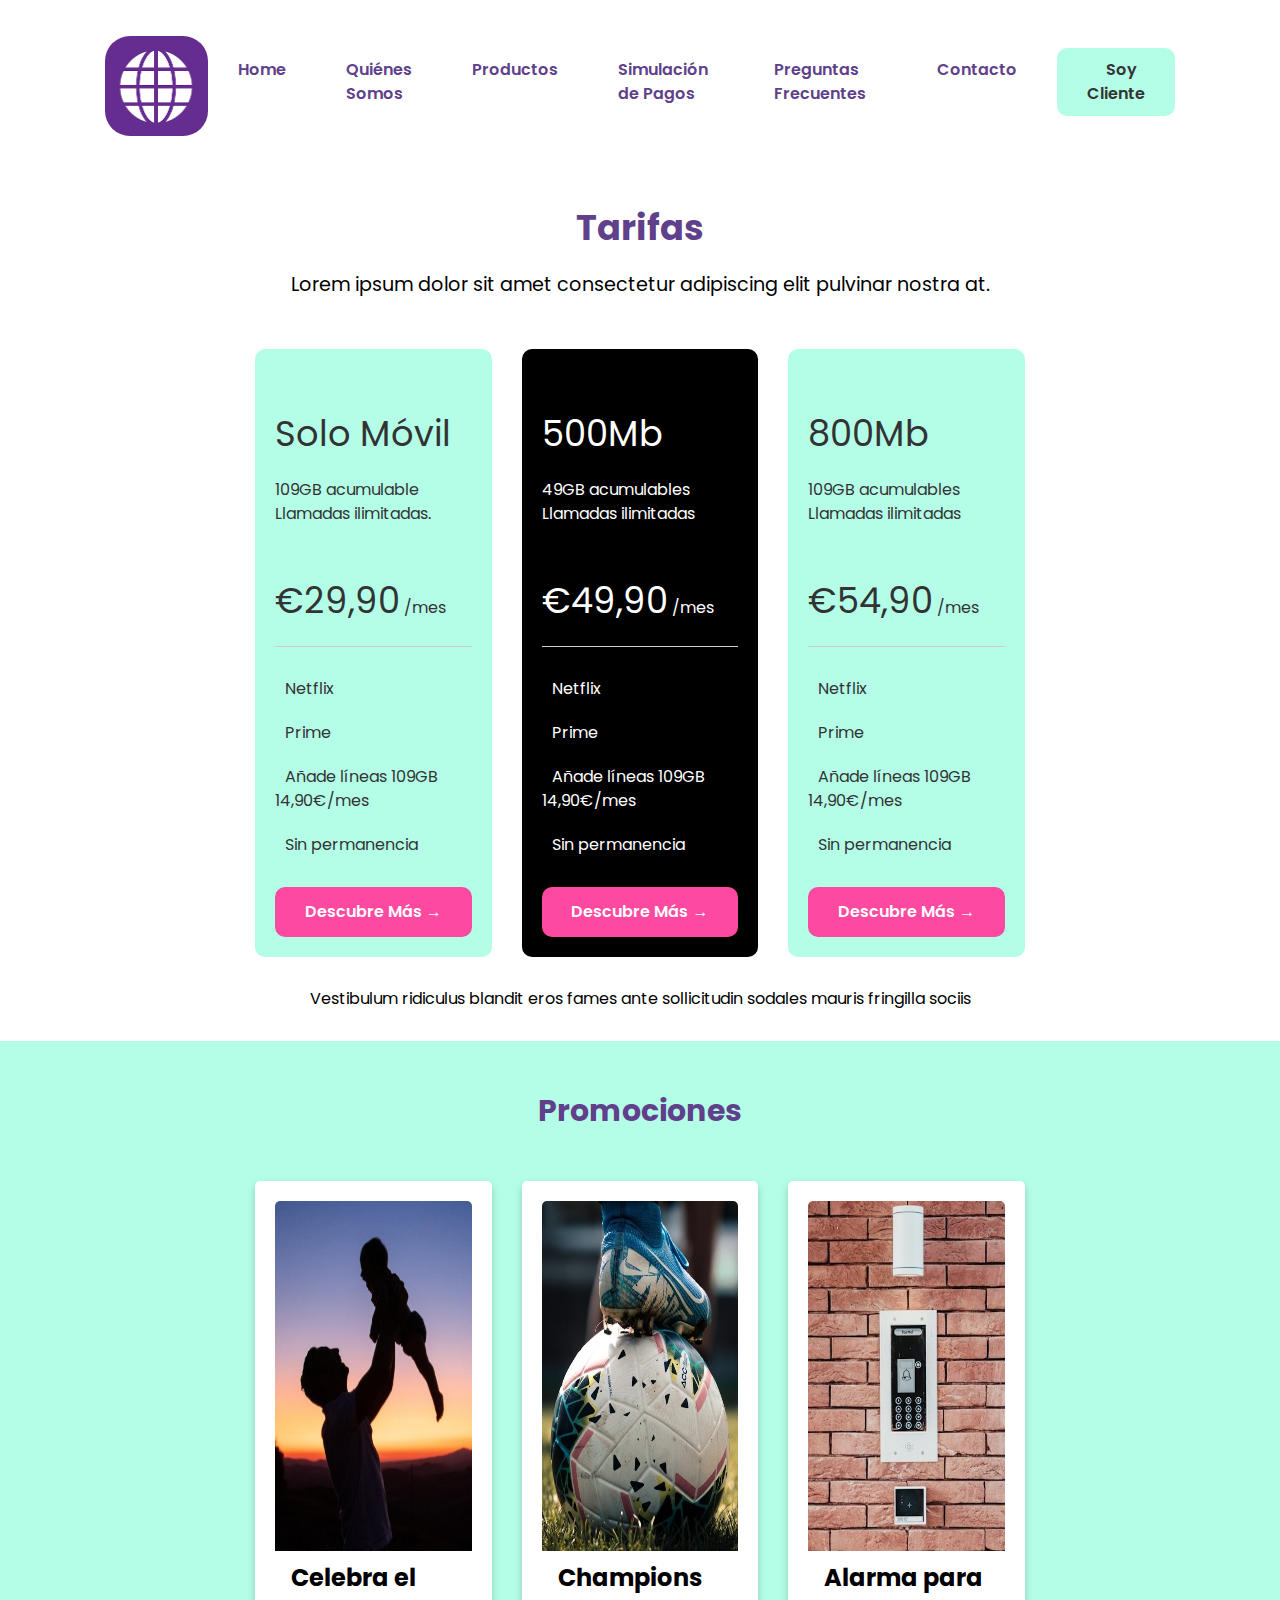
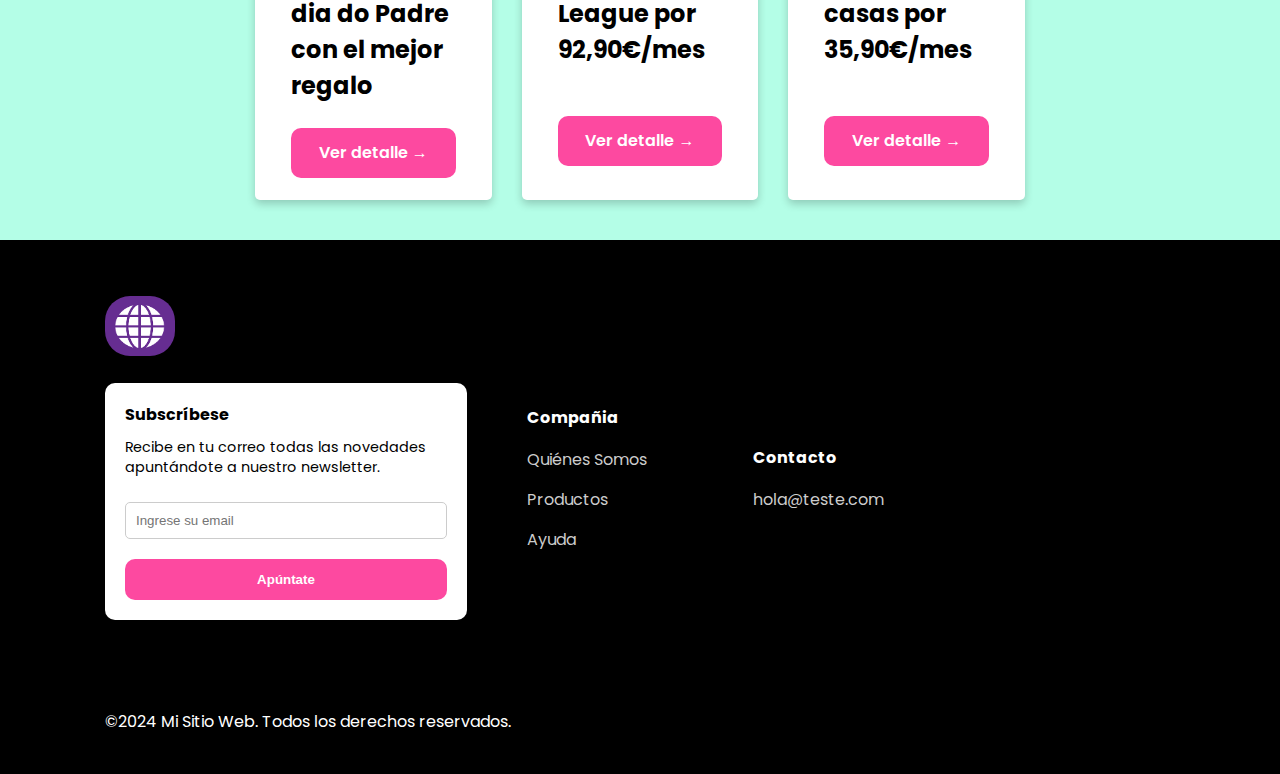
<file: products.html>
<!DOCTYPE html>
<html lang="es">
<head>
    <meta charset="UTF-8" />
    <meta name="viewport" content="width=device-width, initial-scale=1.0" />
    <title>Telefone</title>
    <link rel="preconnect" href="https://fonts.googleapis.com" />
    <link rel="preconnect" href="https://fonts.gstatic.com" crossorigin />
    <link
            href="https://fonts.googleapis.com/css2?family=Poppins:wght@300;400;600;700&display=swap"
            rel="stylesheet"
    />
    <link
            rel="stylesheet"
            href="https://cdnjs.cloudflare.com/ajax/libs/font-awesome/6.4.2/css/all.min.css"
            integrity="sha512-z3gLpd7yknf1YoNbCzqRKc4qyor8gaKU1qmn+CShxbuBusANI9QpRohGBreCFkKxLhei6S9CQXFEbbKuqLg0DA=="
            crossorigin="anonymous"
            referrerpolicy="no-referrer"
    />
    <link rel="stylesheet" href="styles.css" />
</head>
<body>
<nav class="navbar">
    <div class="container">
        <div class="logo">
            <a href="index.html">
                <img src="images/logo.png" alt="logo"  width="130px" height="100px"/>
            </a>
        </div>

        <div class="main-menu">
            <ul>
                <li>
                    <a href="index.html">Home</a>
                </li>
                <li>
                    <a href="about.html">Qui&eacute;nes Somos</a>
                </li>
                <li>
                    <a href="products.html">Productos</a>
                </li>
                <li>
                    <a href="prices.html">Simulaci&oacute;n de Pagos</a>
                </li>
                <li>
                    <a href="faq.html">Preguntas Frecuentes</a>
                </li>
                <li>
                    <a href="contact.html">Contacto</a>
                </li>
                <li>
                    <a class="btn" href="#"> <i class="fas fa-user"></i>Soy Cliente</a>
                </li>
            </ul>
        </div>
        <!-- Hamburger Button -->
        <button class="hamburger-button">
            <div class="hamburger-line"></div>
            <div class="hamburger-line"></div>
            <div class="hamburger-line"></div>
            <div class="hamburger-line"></div>
            <div class="hamburger-line"></div>
            <div class="hamburger-line"></div>
        </button>
        <div class="mobile-menu">
            <ul>
                <li>
                    <a href="index.html">Home</a>
                </li>
                <li>
                    <a href="about.html">Qui&eacute;nes Somos</a>
                </li>
                <li>
                    <a href="products.html">Productos</a>
                </li>
                <li>
                    <a href="prices.html">Simulaci&oacute;n de Pagos</a>
                </li>
                <li>
                    <a href="faq.html">Preguntas Frecuentes</a>
                </li>
                <li>
                    <a href="contact.html">Contacto</a>
                </li>
                <li>
                    <a class="btn" href="#"> <i class="fas fa-user"></i>Soy Cliente</a>
                </li>
            </ul>
        </div>
    </div>
</nav>

<section>
<div class="pricing">
    <div class="container-sm">
        <h3 class="pricing-heading text-xl text-center">Tarifas</h3>
        <p class="pricing-subheading text-md text-center">
            Lorem ipsum dolor sit amet consectetur adipiscing elit
            pulvinar nostra at.
        </p>

        <div class="pricing-grid">
            <!-- Pricing Card 1 -->
            <div class="card bg-light">
                <div class="pricing-card-header">
                    <h4 class="pricing-heading text-xl">Solo M&oacute;vil</h4>
                    <p class="pricing-card-subheading">
                        109GB acumulable
                        Llamadas ilimitadas.
                    </p>
                    <p class="pricing-card-price">
                        <span class="text-xl">&euro;29,90</span> /mes
                    </p>
                </div>
                <div class="pricing-card-body">
                    <ul>
                        <li><i class="fas fa-check"></i> Netflix</li>
                        <li><i class="fas fa-check"></i>Prime</li>
                        <li><i class="fas fa-check"></i>A&ntilde;ade l&iacute;neas 109GB 14,90&euro;/mes</li>
                        <li><i class="fas fa-check"></i>Sin permanencia</li>
                    </ul>
                    <a href="#" class="btn btn-primary btn-block">Descubre M&aacute;s &#8594;</a>
                </div>
            </div>
            <!-- Pricing Card 2 -->
            <div class="card bg-black">
                <div class="pricing-card-header">
                    <h4 class="pricing-card-heading text-xl">500Mb</h4>
                    <p class="pricing-card-subheading">
                        49GB acumulables
                        Llamadas ilimitadas
                    </p>
                    <p class="pricing-card-price">
                        <span class="text-xl">&euro;49,90</span> /mes
                    </p>
                </div>
                <div class="pricing-card-body">
                    <ul>
                        <li><i class="fas fa-check"></i> Netflix</li>
                        <li><i class="fas fa-check"></i>Prime</li>
                        <li><i class="fas fa-check"></i>A&ntilde;ade l&iacute;neas 109GB 14,90&euro;/mes</li>
                        <li><i class="fas fa-check"></i>Sin permanencia</li>
                    </ul>
                    <a href="#" class="btn btn-primary btn-block">Descubre M&aacute;s &#8594;</a>
                </div>
            </div>
            <!-- Pricing Card 3 -->
            <div class="card bg-light">
                <div class="pricing-card-header">
                    <h4 class="pricing-heading text-xl">800Mb</h4>
                    <p class="pricing-card-subheading">
                        109GB acumulables
                        Llamadas ilimitadas
                    </p>
                    <p class="pricing-card-price">
                        <span class="text-xl">&euro;54,90</span> /mes
                    </p>
                </div>
                <div class="pricing-card-body">
                    <ul>
                        <li><i class="fas fa-check"></i> Netflix</li>
                        <li><i class="fas fa-check"></i>Prime</li>
                        <li><i class="fas fa-check"></i>A&ntilde;ade l&iacute;neas 109GB 14,90&euro;/mes</li>
                        <li><i class="fas fa-check"></i>Sin permanencia</li>
                    </ul>
                    <a href="#" class="btn btn-primary btn-block">Descubre M&aacute;s &#8594;</a>
                </div>
            </div>

        </div>
        <p class="pricing-footer text-center">
            Vestibulum ridiculus blandit eros fames ante sollicitudin sodales
            mauris fringilla sociis
        </p>
    </div>

</div>

<div class="promotions">
    <div class="container-sm">
        <h3 class="promotions-heading text-xl">
            Promociones
        </h3>
        <div class="promotions-grid">
            <div class="card">
                <img src="images/padre.jpg" alt="padre" width="385px" height="350px">
                <div class="container">
                    <h2>Celebra el dia do Padre con el mejor regalo</h2>
                    <br>
                    <a href="#" class="btn btn-primary btn-block">Ver detalle &#8594;</a>
                </div>

            </div>


            <div class="card">
                <img src="images/champion.jpg" alt="futbol" width="385px" height="350px">
                <div class="container">
                    <h2>Champions League por 92,90&euro;/mes</h2>
                    <br>
                    <br>
                    <a href="#" class="btn btn-primary btn-block">Ver detalle &#8594;</a>
                </div>
            </div>

            <div class="card">
                <img src="images/alarma.jpg" alt="alarma" width="385px" height="350px">
                <div class="container">
                    <h2>Alarma para casas por 35,90&euro;/mes </h2>
                    <br>
                    <br>
                    <a href="#" class="btn btn-primary btn-block">Ver detalle &#8594;</a>
                </div>
            </div>
        </div>
    </div>
</div>
    </section>



<!-- Footer -->
<footer class="footer bg-black">
    <div class="container">
        <div class="footer-grid">
            <div>
                <a href="index.html">
                    <img src="images/logo.png" alt="logo" width="70px" height="60px" />
                </a>

                <div class="card">
                    <h4>Subscr&iacute;bese</h4>
                    <p class="text-sm">
                        Recibe en tu correo todas las novedades apunt&aacute;ndote
                        a nuestro newsletter.
                    </p>
                    <form>
                        <input type="email" id="email" placeholder="Ingrese su email"
                               pattern="[a-z0-9._%+\-]+@[a-z0-9.\-]+\.[a-z]{2,}$"/>
                        <button type="submit" class="btn btn-primary btn-block">
                            Ap&uacute;ntate
                        </button>
                    </form>
                </div>
                <i class="fab fa-facebook"></i>
                <i class="fab fa-twitter"></i>
                <i class="fab fa-instagram"></i>
                <i class="fab fa-youtube"></i>
            </div>
            <div>
                <h4>Compa&ntilde;ia</h4>
                <ul>
                    <li><a href="about.html">Qui&eacute;nes Somos</a></li>
                    <li><a href="products.html">Productos</a></li>
                    <li><a href="faq.html">Ayuda</a></li>
                </ul>
            </div>


            <div>
                <h4>Contacto</h4>
                <ul>
                    <li>
                        <a href="#">hola@teste.com</a>
                    </li>
                </ul>
            </div>
        </div>
        <br>
        <p>&copy;2024 Mi Sitio Web. Todos los derechos reservados.</p>
    </div>
</footer>
</body>
</html>
</file>
<file: styles.css>
* {
    box-sizing: border-box;
    margin: 0;
    padding: 0;
}

:root {
    --primary-color: #FD49A0;
    --light-color: #B4FEE7;
    --dark-color: #111;
}

body {
    font-family: 'Poppins', sans-serif;
    font-size: 16px;
    line-height: 1.5;
    background: #fff;
    overflow-x: hidden;
}

a {
    text-decoration: none;
    color: #603F8B;
}

ul {
    list-style: none;
}

img {
    max-width: 100%;
    border-radius: 25px;
}

/* Navbar */
.navbar {
    background: #fff;
    padding: 20px;
}

.navbar .container {
    display: flex;
    justify-content: space-around;
    align-items: center;
}

.navbar .main-menu ul {
    display: flex;
}

.navbar ul li a {
    padding: 10px 30px;
    display: block;
    font-weight: 600;
    transition: 0.5s;
}

.navbar ul li a:hover {
    color: var(--primary-color);
}

.navbar ul li a i {
    margin-right: 10px;
}

.navbar ul li:last-child a {
    margin-left: 10px;
}

/* Hero */
.hero {
    margin-bottom: 50px;
}

.hero .hero-grid {
    display: grid;
    grid-template-columns: repeat(2, 1fr);
    gap: 30px;
}

.hero .hero-text {
    width: 70%;
    margin-bottom: 20px;
}

/* Testimonials */
.testimonials {
    padding: 40px 0;
}
.testimonials h3 {
    text-align: center;
    margin: 0 auto 80px;
    position: relative;
    line-height: 60px;
    font-size: 30px;
    font-weight: bold;
}

.testimonials .testimonials-heading {
    width: 700px;
    margin-bottom: 40px;
}

.testimonials .testimonials-grid {
    display: grid;
    grid-template-columns: repeat(3, 1fr);
    gap: 30px;
}

.testimonials .card p:nth-child(2) {
    margin-top: 30px;
    font-weight: bold;
}

/* Pricing */
.pricing .pricing-grid {
    display: grid;
    grid-template-columns: repeat(3, 1fr);
    gap: 30px;
    margin-top: 50px;
}

.pricing .pricing-card-subheading {
    margin-bottom: 30px;
}

.pricing .pricing-card-price {
    margin-bottom: 30px;
    padding: 20px 0;
    border-bottom: 1px solid #ccc;
}
.pricing h3{
    color: #603F8B;
    font-weight: bold;
}

.pricing ul {
    margin: 30px 0;
}

.pricing ul li {
    margin-bottom: 20px;
}

.pricing ul li i {
    margin-right: 10px;
}

.pricing .pricing-footer {
    margin: 30px 0;
}

/* FAQ */
.faq {
    padding: 40px 0;
}

.faq ul.faq-menu {
    max-width: 400px;
    margin: auto;
    display: flex;
    justify-content: space-between;
    align-items: center;
    background: #ddd;
    padding: 10px 20px;
    border-radius: 10px;
    font-weight: 600;
    }

.faq ul.faq-menu li {
    padding: 10px 20px;
    border-radius: 5px;
    text-align: center;
}
.faq .container-sm h3{
    color: #603F8B;
    text-align: center;
    font-weight: bold;
}
.container.content{
    font-size: 10px;
}
details{
    margin-top: 1em;
    background-color: #B4FEE7;
    color: #0f0f10;
    font-size: 1.5rem;
}

summary {
    padding: .5em 1.3rem;
    list-style: none;
    display: flex;
    justify-content: space-between;
    transition: height 1s ease;
}

summary::-webkit-details-marker {
    display: none;
}

summary:after{
    content: "\002B";
}

details[open] summary {
    border-bottom: 1px solid #aaa;
    margin-bottom: .5em;
}

details[open] summary:after{
    content: "\00D7";
}

details[open] div{
    padding: .5em 1em;
    font-size: 18px;
}


/* Footer */
.footer {
    padding: 40px 0;
}

.footer h4 {
    margin-bottom: 10px;
}

.footer ul li {
    line-height: 2.5;
}

.footer a {
    color: #ccc;
}

.footer i {
    font-size: 1.5rem;
    margin-right: 10px;
}

.footer-grid {
    display: grid;
    grid-template-columns: 2fr 1fr 1fr 1fr;
    gap: 30px;
    justify-content: center;
    align-items: center;
}

.footer .card {
    margin: 20px 30px 30px 0;
}

.footer input[type='email'] {
    width: 100%;
    padding: 10px;
    border: 1px solid #ccc;
    border-radius: 5px;
    margin: 20px 0;
}


/* Utility Classes */
.container {
    max-width: 1100px;
    margin: 0 auto;
    padding: 0 15px;
}

.container-sm {
    max-width: 800px;
    margin: 0 auto;
    padding: 0 15px;
}

/* Card */
.card {
    background: #fff;
    color: #000;
    border-radius: 10px;
    padding: 20px;
}

/* Buttons */
.btn {
    display: inline-block;
    padding: 13px 20px;
    background: var(--light-color);
    color: #333;
    font-weight: 600;
    text-decoration: none;
    border: none;
    border-radius: 10px;
    text-align: center;
    transition: 0.5s;
}

.btn:hover {
    opacity: 0.8;
}

.btn-primary {
    background: var(--primary-color);
    color: #fff;
}

.btn-dark {
    background: var(--dark-color);
    color: #fff;
}

.btn-block {
    display: block;
    width: 100%;
}

/* Text Classes */
.text-xxl {
    font-size: 3rem;
    line-height: 1.2;
    font-weight: 600;
    margin: 40px 0 20px;
}

.text-xl {
    font-size: 2.2rem;
    line-height: 1.4;
    font-weight: normal;
    margin: 40px 0 20px;
}

.text-lg {
    font-size: 1.8rem;
    line-height: 1.4;
    font-weight: normal;
    margin: 30px 0 20px;
}

.text-md {
    font-size: 1.2rem;
    line-height: 1.4;
    font-weight: normal;
    margin: 20px 0 10px;
}

.text-sm {
    font-size: 0.9rem;
    line-height: 1.4;
    font-weight: normal;
    margin: 10px 0 5px;
}

.text-center {
    text-align: center;
}

/* Background */
.bg-primary {
    background: var(--primary-color);
    color: #fff;
}

.bg-light {
    background: var(--light-color);
    color: #333;
}

.bg-dark {
    background: var(--dark-color);
    color: #fff;
}

.bg-black {
    background: #000;
    color: #fff;
}

/* Hamburger Button */
.hamburger-button {
    display: none;
    background: none;
    border: none;
    cursor: pointer;
    padding: 10px;
    z-index: 1000;
}

.hamburger-button .hamburger-line {
    width: 30px;
    height: 3px;
    background: #333;
    margin: 6px 0;
}

/* Mobile Menu */
.mobile-menu {
    position: fixed;
    top: 0;
    right: -300px;
    width: 250px;
    height: 100%;
    z-index: 100;
    background: #fff;
    box-shadow: 0px 10px rgba(0, 0, 0, 0.2);
    transition: right 0.3s ease-in-out;
}

.mobile-menu ul {
    margin-top: 100px;
    padding-right: 10px;
}

.mobile-menu ul li {
    margin: 10px 0;
}

.mobile-menu ul li a {
    font-size: 20px;
    transition: 0.3s;
}

/* Media Queries */
@media (max-width: 960px) {
    .text-xxl {
        font-size: 2.5rem;
    }
}

@media (max-width: 670px) {
    .navbar .main-menu {
        display: none;
    }

    .navbar .hamburger-button {
        display: block;
    }

    .testimonials .testimonials-heading {
        max-width: 100%;
        text-align: center;
    }

    .testimonials .testimonials-grid,
    .pricing .pricing-grid,
    .footer .footer-grid {
        grid-template-columns: 1fr;
    }

    .footer .card {
        margin-right: 0;
    }

    .footer .footer-grid > div {
        text-align: center;
    }

    /* Text */
    .text-xl {
        font-size: 1.9rem;
    }

    .text-lg {
        font-size: 1.5rem;
    }

    .text-md {
        font-size: 1.1rem;
    }
}

@media (max-width: 500px) {
    .text-xxl {
        font-size: 2rem;
    }
}

/*----contact----*/
.container img{
    margin-top: 1em;
}
input[type=text], select, textarea {
    width: 100%;
    padding: 12px;
    border: 1px solid #ccc;
    margin-top: 6px;
    margin-bottom: 16px;
    resize: vertical;
}

input[type=submit] {
    background-color: #FD49A0;
    color: white;
    padding: 12px 20px;
    border: none;
    cursor: pointer;
}

input[type=submit]:hover {
    background-color: #A16AE8;
}

/* Create two columns that float next to each other */
.column {
    float: left;
    width: 50%;
    margin-top: 6px;
    padding: 20px;
}
.column h2{
    color:#603F8B;
   }

/*-----Payment----*/
.card-details {
    background: #603F8B;
    color: rgb(15, 15, 16);
    margin: 10px 30px;
    padding: 10px;
    border-bottom-left-radius: 80px;
}

.card-details p {
    font-size: 15px;
}

.card-details label {
    font-size: 15px;
    line-height: 35px;
}

.submit-now-btn {
    cursor: pointer;
    color: #fff;
    height: 30px;
    width: 240px;
    border: none;
    margin: 5px 30px;
    background-color: rgb(96, 63, 139);
}

/*----About----*/
.about {
    padding: 60px;
    text-align: center;
    background: #FD49A0;
    color: white;
    font-size: 30px;
}

.row {
    display: flex;
    align-items: center;
    flex-wrap: wrap;
    justify-content: space-around;
}

.col-1{
    flex-basis:50%;
    min-width: 300px;
    font-size: 30px;
    line-height: 60px;
    margin: 25px 0;
}
.col-2 img{
    max-width: 100%;
    padding: 50px 0;
}

.categories{
    margin:70px 0;
}
.col-3{
    flex-basis: 25%;
    padding: 10px;
    min-width: 200px;
    margin-bottom: 50px;
    transition: transform 0.5s;
}
.col-3 img{
    width: 100%;
}
.small-container{
    max-width: 1080px;
    margin: auto;
    padding-left: 25px;
    padding-right: 25px;
    color: #603F8B;
}
.small-container h2{
    text-align: center;
}

/*------Products-----*/
.promotions {
    padding: 40px 0;
    background-color: #B4FEE7;
}
.promotions h3 {
    text-align: center;
    margin: 0 auto 80px;
    position: relative;
    line-height: 60px;
    font-size: 30px;
    color: #603F8B;
    font-weight: bold;
}

.promotions .promotions-heading {
    width: 700px;
    margin-bottom: 40px;
}

.promotions .promotions-grid {
    display: grid;
    grid-template-columns: repeat(3, 1fr);
    gap: 30px;
}

.promotions .card p:nth-child(2) {
    margin-top: 30px;
    font-weight: bold;
}
.promotions .card {
    /* Add shadows to create the "card" effect */
    box-shadow: 0 4px 8px 0 rgba(0,0,0,0.2);
    transition: 0.3s;
    border-radius: 5px;
}

/* On mouse-over, add a deeper shadow */
.promotions .card:hover {
    box-shadow: 0 8px 16px 0 rgba(0, 0, 0, 0.4);
}

/* Add some padding inside the card container */
.promotions .container {
    padding: 2px 16px;
}

/* Add rounded corners to the top left and the top right corner of the image */
.promotions img {
    border-radius: 5px 5px 0 0;
}

/*------TEST-----*/
.about {
    padding: 40px 0;
    }
.about h3 {
    text-align: center;
    margin: 0 auto 80px;
    position: relative;
    line-height: 60px;
    font-size: 30px;
    color: #CC0000;
    font-weight: bold;
}

.about .about-heading {
    width: 700px;
    margin-bottom: 40px;
}

.about .about-grid {
    display: grid;
    grid-template-columns: repeat(3, 1fr);
    gap: 30px;
}

.about .card p:nth-child(2) {
    margin-top: 30px;
    font-weight: bold;
}
.about .card {
    /* Add shadows to create the "card" effect */
    box-shadow: 0 4px 8px 0 rgba(0,0,0,0.2);
    transition: 0.3s;
    border-radius: 5px;
    background-color:#2b333f;
}

/* On mouse-over, add a deeper shadow */
.about .card:hover {
    box-shadow: 0 8px 16px 0 rgba(0, 0, 0, 0.4);
}

/* Add some padding inside the card container */
.about .container {
    padding: 2px 16px;
}
.about h2{
    color:#73859f;
}

/* Add rounded corners to the top left and the top right corner of the image */
.about img {
    border-radius: 5px 5px 0 0;
    margin-bottom: 1em;

}
/*Buttons*/
.btn-about {
    background: #CC0000;
    color: #fff;
}

.btn-block {
    display: block;
    width: 100%;
}
</file>
